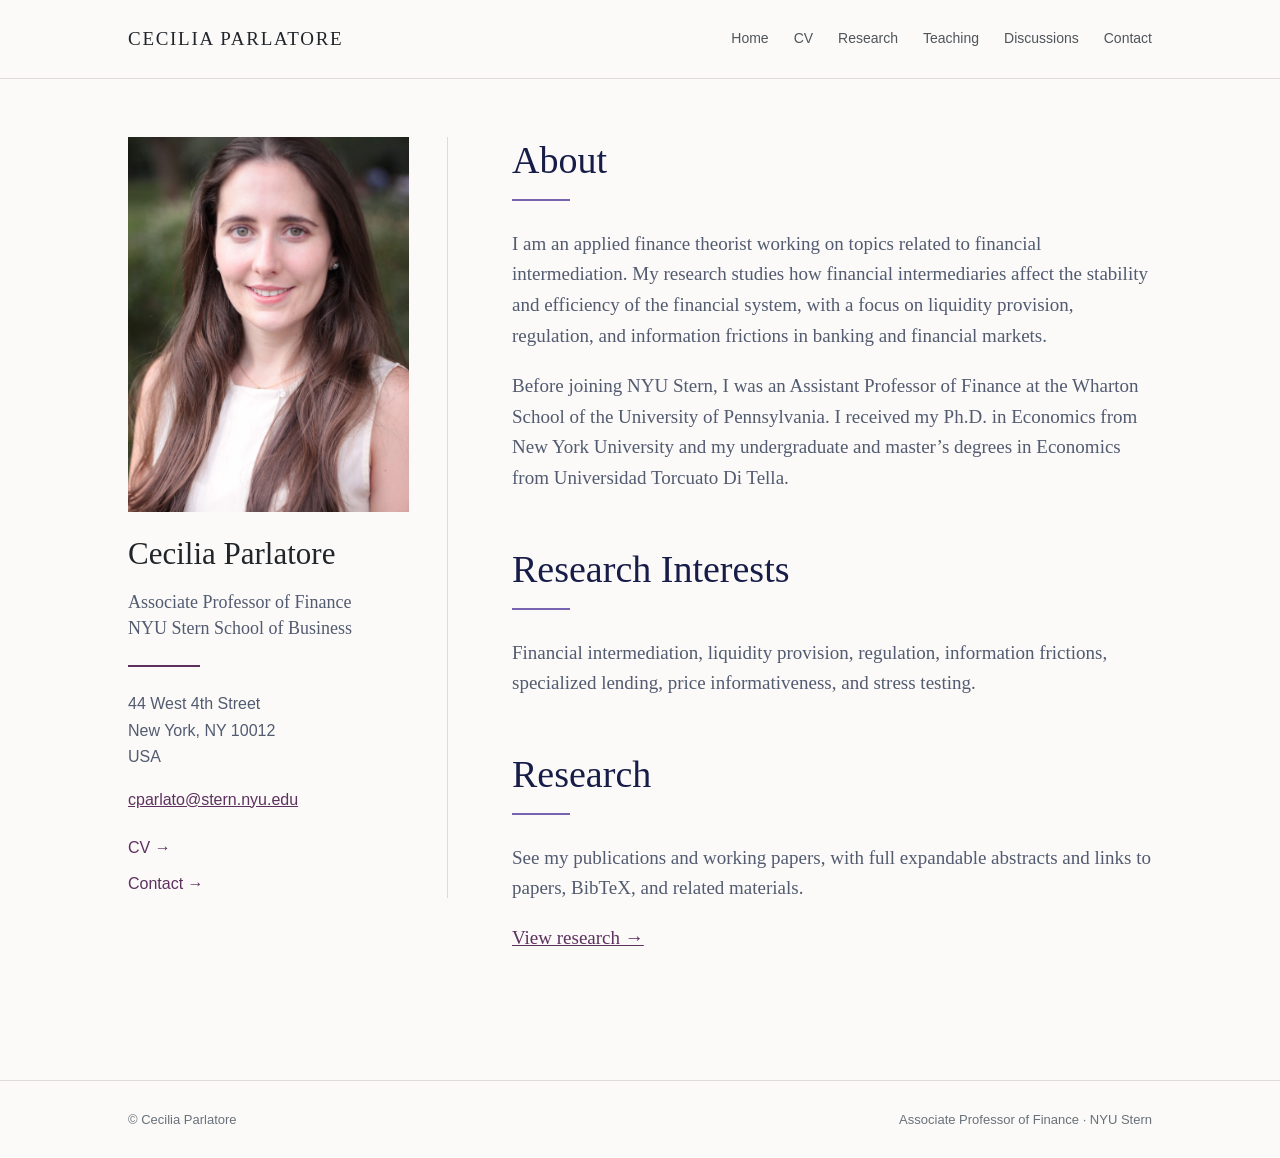
<file: index.html>
<!doctype html><html lang="en"><head><meta charset="utf-8"><meta name="viewport" content="width=device-width,initial-scale=1"><title>Home · Cecilia Parlatore</title><meta name="description" content="Cecilia Parlatore, Associate Professor of Finance at NYU Stern."><link rel="stylesheet" href="styles.css"></head><body><header class="site-header"><div class="wrap nav"><a class="brand" href="index.html">CECILIA PARLATORE</a><button class="menu" aria-label="Toggle navigation" onclick="document.body.classList.toggle('nav-open')">Menu</button><nav><a href="index.html">Home</a><a href="cv.html">CV</a><a href="research.html">Research</a><a href="teaching.html">Teaching</a><a href="discussions.html">Discussions</a><a href="contact.html">Contact</a></nav></div></header><main><section class="home-section"><div class="wrap home-layout"><aside class="home-sidebar"><img class="home-photo" src="assets/cecilia-parlatore.jpg" alt="Cecilia Parlatore"><h1>Cecilia Parlatore</h1><p class="home-title">Associate Professor of Finance<br>NYU Stern School of Business</p><div class="sidebar-rule"></div><p>44 West 4th Street<br>New York, NY 10012<br>USA</p><p><a href="mailto:cparlato@stern.nyu.edu">cparlato@stern.nyu.edu</a></p><div class="sidebar-links"><a href="cv.html">CV →</a><a href="contact.html">Contact →</a></div></aside><div class="home-main"><section><h2>About</h2><p>I am an applied finance theorist working on topics related to financial intermediation. My research studies how financial intermediaries affect the stability and efficiency of the financial system, with a focus on liquidity provision, regulation, and information frictions in banking and financial markets.</p><p>Before joining NYU Stern, I was an Assistant Professor of Finance at the Wharton School of the University of Pennsylvania. I received my Ph.D. in Economics from New York University and my undergraduate and master’s degrees in Economics from Universidad Torcuato Di Tella.</p></section><section><h2>Research Interests</h2><p>Financial intermediation, liquidity provision, regulation, information frictions, specialized lending, price informativeness, and stress testing.</p></section><section><h2>Research</h2><p>See my publications and working papers, with full expandable abstracts and links to papers, BibTeX, and related materials.</p><p><a href="research.html">View research →</a></p></section></div></div></section></main><footer><div class="wrap footer-grid"><span>© Cecilia Parlatore</span><span>Associate Professor of Finance · NYU Stern</span></div></footer><!-- Default Statcounter code for My NYU page https://ceciliaparlatore.com/ -->
<script type="text/javascript">var sc_project=13359070;var sc_invisible=1;var sc_security="db4e52e2";</script>
<script type="text/javascript" src="https://www.statcounter.com/counter/counter.js" async></script>
<noscript><div class="statcounter"><a title="free hit counter" href="https://statcounter.com/" target="_blank"><img class="statcounter" src="https://c.statcounter.com/13359070/0/db4e52e2/1/" alt="free hit counter" referrerpolicy="no-referrer-when-downgrade"></a></div></noscript>
<!-- End of Statcounter Code -->
</body></html>
</file>
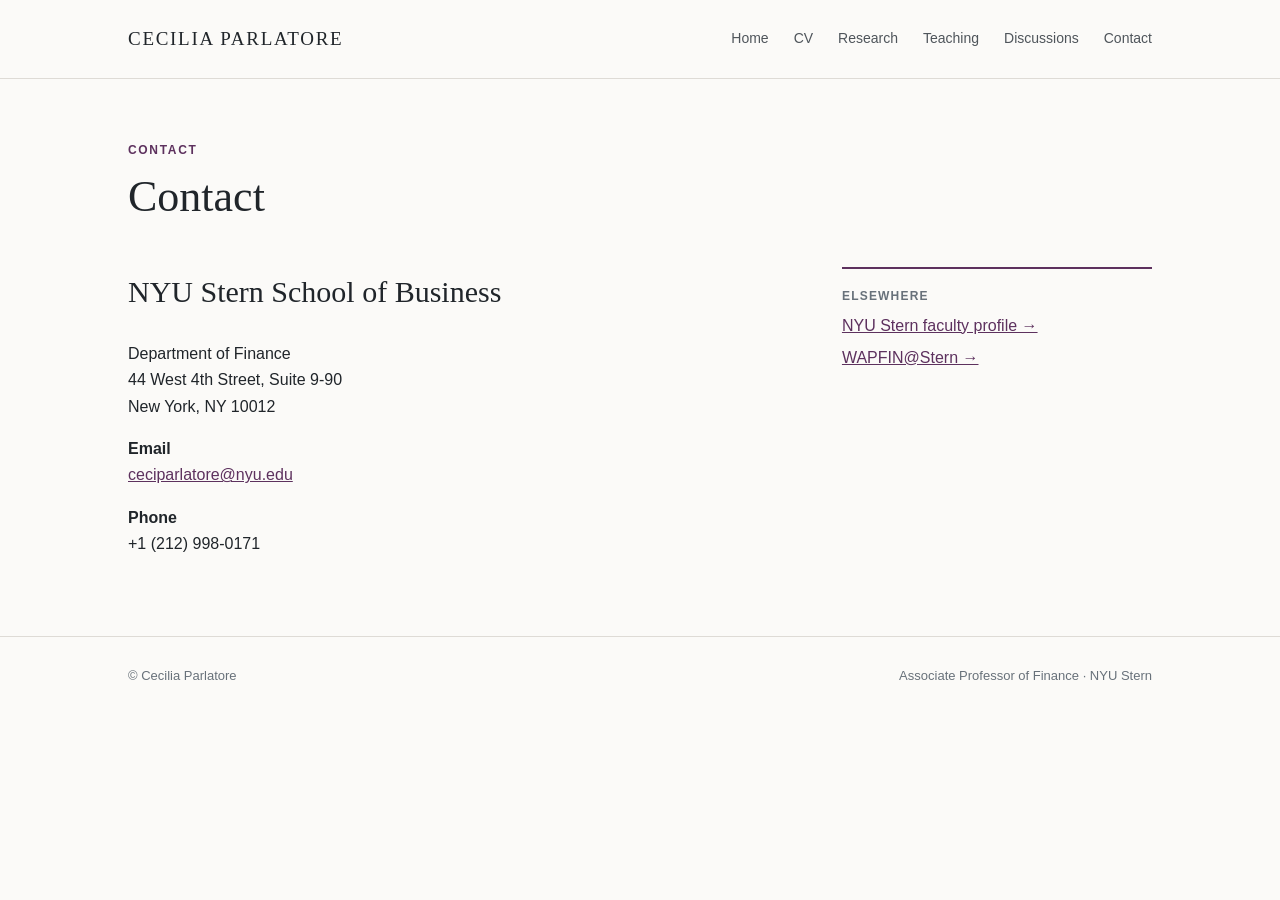
<file: contact.html>
<!doctype html><html lang="en"><head><meta charset="utf-8"><meta name="viewport" content="width=device-width,initial-scale=1"><title>Contact · Cecilia Parlatore</title><meta name="description" content="Cecilia Parlatore, Associate Professor of Finance at NYU Stern."><link rel="stylesheet" href="styles.css"></head><body><header class="site-header"><div class="wrap nav"><a class="brand" href="index.html">CECILIA PARLATORE</a><button class="menu" aria-label="Toggle navigation" onclick="document.body.classList.toggle('nav-open')">Menu</button><nav><a href="index.html">Home</a><a href="cv.html">CV</a><a href="research.html">Research</a><a href="teaching.html">Teaching</a><a href="discussions.html">Discussions</a><a href="contact.html">Contact</a></nav></div></header><main><section class="section"><div class="wrap"><div class="eyebrow">Contact</div><h1>Contact</h1><div class="two-col"><div><h2>NYU Stern School of Business</h2><p>Department of Finance<br>44 West 4th Street, Suite 9-90<br>New York, NY 10012</p><p><strong>Email</strong><br><a href="mailto:ceciparlatore@nyu.edu">ceciparlatore@nyu.edu</a></p><p><strong>Phone</strong><br>+1 (212) 998-0171</p></div><aside class="side-card"><div class="label">Elsewhere</div><p><a href="https://www.stern.nyu.edu/faculty/bio/cecilia-parlatore">NYU Stern faculty profile →</a></p><p><a href="https://wapfin-stern.weebly.com/">WAPFIN@Stern →</a></p></aside></div></div></section></main><footer><div class="wrap footer-grid"><span>© Cecilia Parlatore</span><span>Associate Professor of Finance · NYU Stern</span></div></footer><!-- Default Statcounter code for My NYU page https://ceciliaparlatore.com/ -->
<script type="text/javascript">var sc_project=13359070;var sc_invisible=1;var sc_security="db4e52e2";</script>
<script type="text/javascript" src="https://www.statcounter.com/counter/counter.js" async></script>
<noscript><div class="statcounter"><a title="free hit counter" href="https://statcounter.com/" target="_blank"><img class="statcounter" src="https://c.statcounter.com/13359070/0/db4e52e2/1/" alt="free hit counter" referrerpolicy="no-referrer-when-downgrade"></a></div></noscript>
<!-- End of Statcounter Code -->
</body></html>
</file>
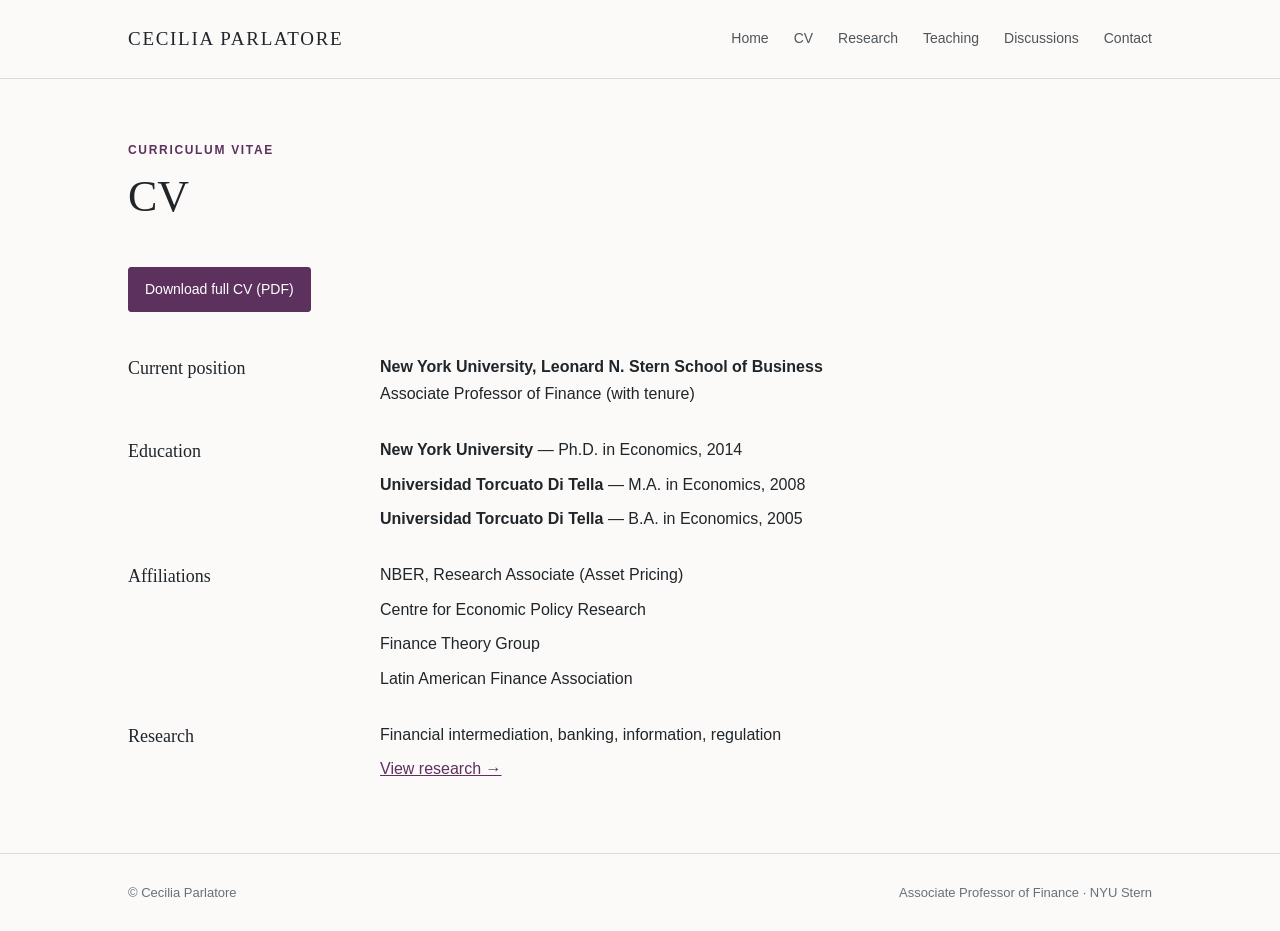
<file: cv.html>
<!doctype html><html lang="en"><head><meta charset="utf-8"><meta name="viewport" content="width=device-width,initial-scale=1"><title>CV · Cecilia Parlatore</title><meta name="description" content="Cecilia Parlatore, Associate Professor of Finance at NYU Stern."><link rel="stylesheet" href="styles.css"></head><body><header class="site-header"><div class="wrap nav"><a class="brand" href="index.html">CECILIA PARLATORE</a><button class="menu" aria-label="Toggle navigation" onclick="document.body.classList.toggle('nav-open')">Menu</button><nav><a href="index.html">Home</a><a href="cv.html">CV</a><a href="research.html">Research</a><a href="teaching.html">Teaching</a><a href="discussions.html">Discussions</a><a href="contact.html">Contact</a></nav></div></header><main><section class="section"><div class="wrap"><div class="eyebrow">Curriculum Vitae</div><h1>CV</h1><p><a class="button primary" href="https://www.stern.nyu.edu/faculty/static/cv/cv_cps272_20250924.pdf">Download full CV (PDF)</a></p><div class="cv-grid" style="margin-top:42px"><h2>Current position</h2><div><p><strong>New York University, Leonard N. Stern School of Business</strong><br>Associate Professor of Finance (with tenure)</p></div><h2>Education</h2><div><p><strong>New York University</strong> — Ph.D. in Economics, 2014</p><p><strong>Universidad Torcuato Di Tella</strong> — M.A. in Economics, 2008</p><p><strong>Universidad Torcuato Di Tella</strong> — B.A. in Economics, 2005</p></div><h2>Affiliations</h2><div><p>NBER, Research Associate (Asset Pricing)</p><p>Centre for Economic Policy Research</p><p>Finance Theory Group</p><p>Latin American Finance Association</p></div><h2>Research</h2><div><p>Financial intermediation, banking, information, regulation</p><p><a href="research.html">View research →</a></p></div></div></div></section></main><footer><div class="wrap footer-grid"><span>© Cecilia Parlatore</span><span>Associate Professor of Finance · NYU Stern</span></div></footer><!-- Default Statcounter code for My NYU page https://ceciliaparlatore.com/ -->
<script type="text/javascript">var sc_project=13359070;var sc_invisible=1;var sc_security="db4e52e2";</script>
<script type="text/javascript" src="https://www.statcounter.com/counter/counter.js" async></script>
<noscript><div class="statcounter"><a title="free hit counter" href="https://statcounter.com/" target="_blank"><img class="statcounter" src="https://c.statcounter.com/13359070/0/db4e52e2/1/" alt="free hit counter" referrerpolicy="no-referrer-when-downgrade"></a></div></noscript>
<!-- End of Statcounter Code -->
</body></html>
</file>
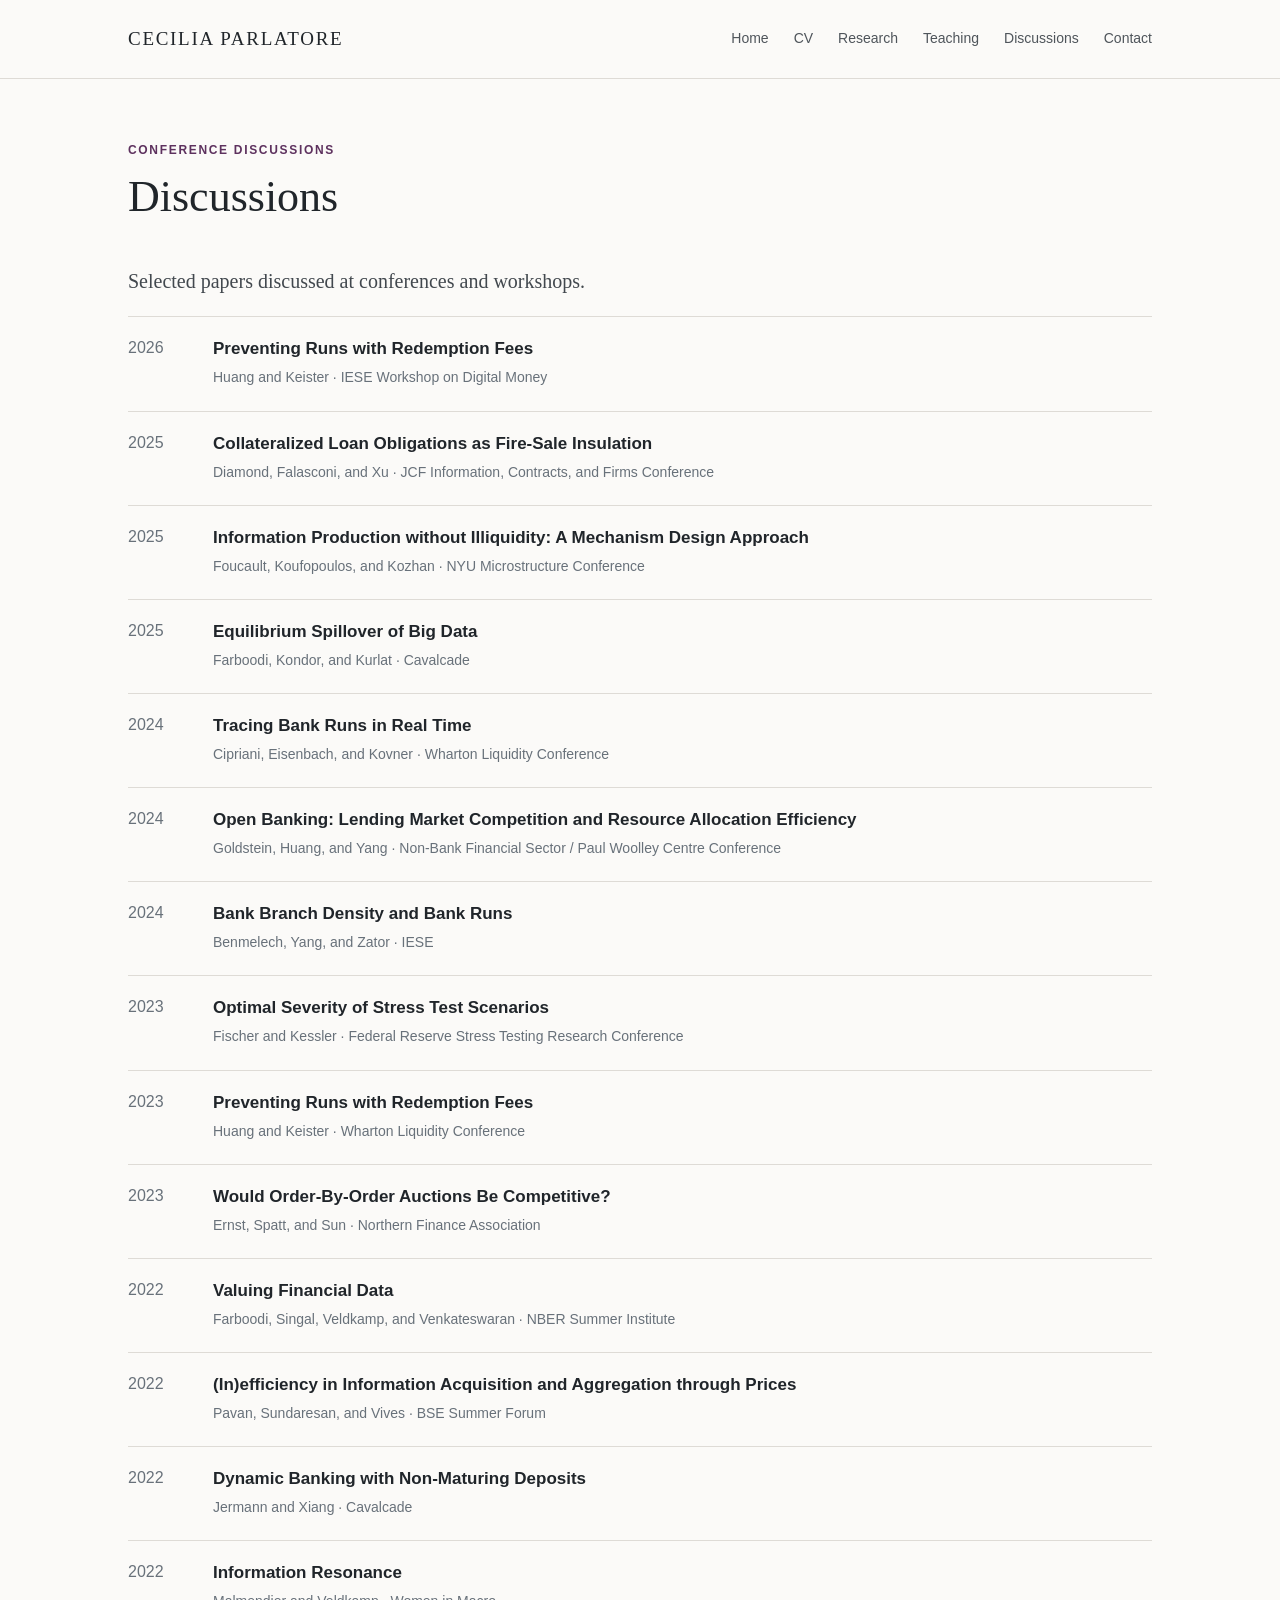
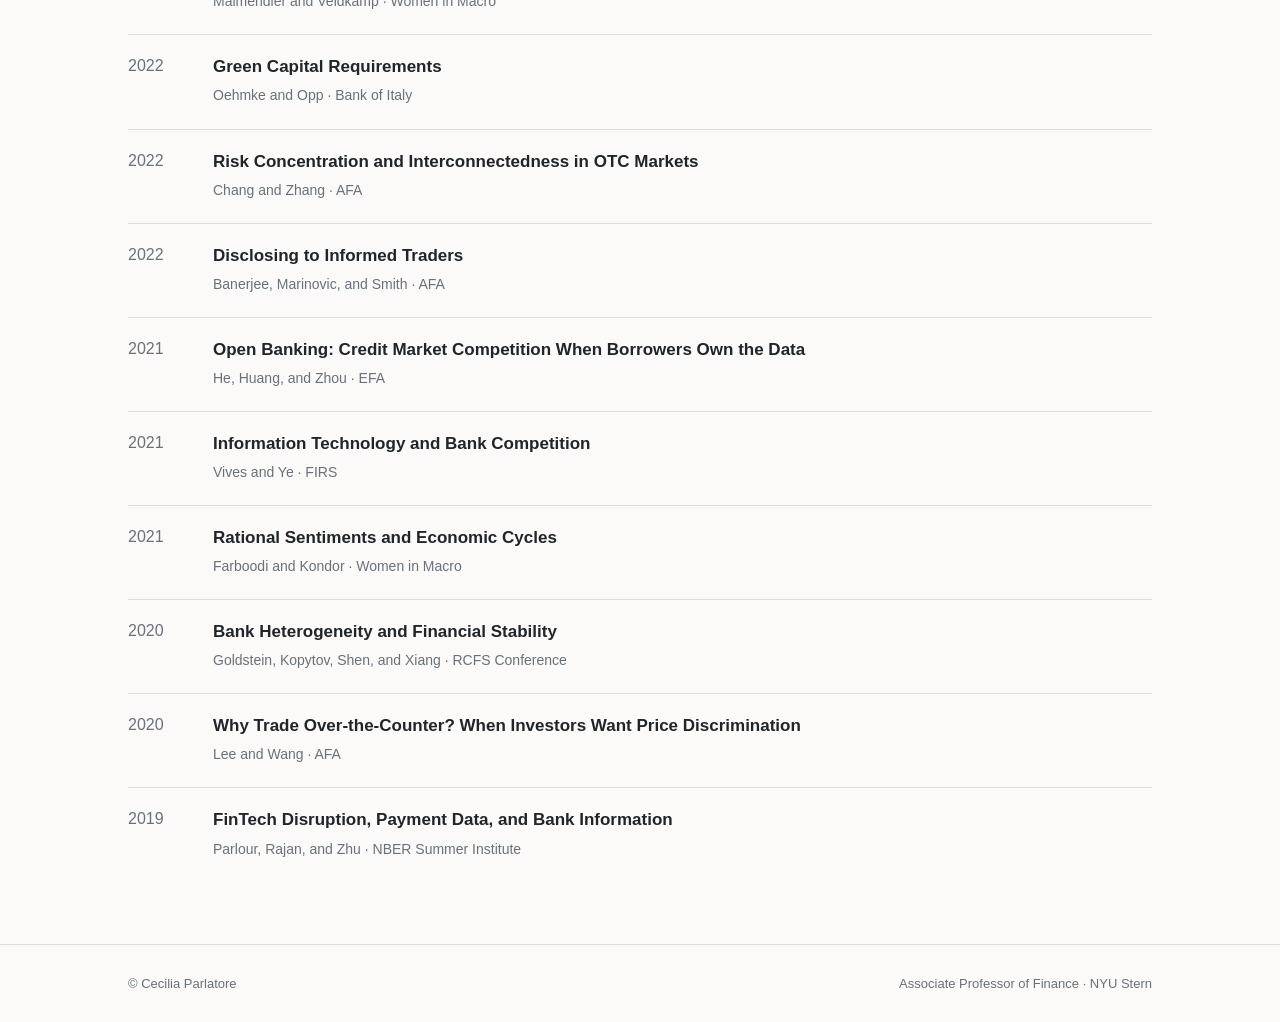
<file: discussions.html>
<!doctype html><html lang="en"><head><meta charset="utf-8"><meta name="viewport" content="width=device-width,initial-scale=1"><title>Discussions · Cecilia Parlatore</title><meta name="description" content="Cecilia Parlatore, Associate Professor of Finance at NYU Stern."><link rel="stylesheet" href="styles.css"></head><body><header class="site-header"><div class="wrap nav"><a class="brand" href="index.html">CECILIA PARLATORE</a><button class="menu" aria-label="Toggle navigation" onclick="document.body.classList.toggle('nav-open')">Menu</button><nav><a href="index.html">Home</a><a href="cv.html">CV</a><a href="research.html">Research</a><a href="teaching.html">Teaching</a><a href="discussions.html">Discussions</a><a href="contact.html">Contact</a></nav></div></header><main><section class="section"><div class="wrap"><div class="eyebrow">Conference discussions</div><h1>Discussions</h1><p class="dek" style="font-size:20px">Selected papers discussed at conferences and workshops.</p><div class="discussion"><div class="year">2026</div><div><h3>Preventing Runs with Redemption Fees</h3><p>Huang and Keister · IESE Workshop on Digital Money</p></div></div><div class="discussion"><div class="year">2025</div><div><h3>Collateralized Loan Obligations as Fire-Sale Insulation</h3><p>Diamond, Falasconi, and Xu · JCF Information, Contracts, and Firms Conference</p></div></div><div class="discussion"><div class="year">2025</div><div><h3>Information Production without Illiquidity: A Mechanism Design Approach</h3><p>Foucault, Koufopoulos, and Kozhan · NYU Microstructure Conference</p></div></div><div class="discussion"><div class="year">2025</div><div><h3>Equilibrium Spillover of Big Data</h3><p>Farboodi, Kondor, and Kurlat · Cavalcade</p></div></div><div class="discussion"><div class="year">2024</div><div><h3>Tracing Bank Runs in Real Time</h3><p>Cipriani, Eisenbach, and Kovner · Wharton Liquidity Conference</p></div></div><div class="discussion"><div class="year">2024</div><div><h3>Open Banking: Lending Market Competition and Resource Allocation Efficiency</h3><p>Goldstein, Huang, and Yang · Non-Bank Financial Sector / Paul Woolley Centre Conference</p></div></div><div class="discussion"><div class="year">2024</div><div><h3>Bank Branch Density and Bank Runs</h3><p>Benmelech, Yang, and Zator · IESE</p></div></div><div class="discussion"><div class="year">2023</div><div><h3>Optimal Severity of Stress Test Scenarios</h3><p>Fischer and Kessler · Federal Reserve Stress Testing Research Conference</p></div></div><div class="discussion"><div class="year">2023</div><div><h3>Preventing Runs with Redemption Fees</h3><p>Huang and Keister · Wharton Liquidity Conference</p></div></div><div class="discussion"><div class="year">2023</div><div><h3>Would Order-By-Order Auctions Be Competitive?</h3><p>Ernst, Spatt, and Sun · Northern Finance Association</p></div></div><div class="discussion"><div class="year">2022</div><div><h3>Valuing Financial Data</h3><p>Farboodi, Singal, Veldkamp, and Venkateswaran · NBER Summer Institute</p></div></div><div class="discussion"><div class="year">2022</div><div><h3>(In)efficiency in Information Acquisition and Aggregation through Prices</h3><p>Pavan, Sundaresan, and Vives · BSE Summer Forum</p></div></div><div class="discussion"><div class="year">2022</div><div><h3>Dynamic Banking with Non-Maturing Deposits</h3><p>Jermann and Xiang · Cavalcade</p></div></div><div class="discussion"><div class="year">2022</div><div><h3>Information Resonance</h3><p>Malmendier and Veldkamp · Women in Macro</p></div></div><div class="discussion"><div class="year">2022</div><div><h3>Green Capital Requirements</h3><p>Oehmke and Opp · Bank of Italy</p></div></div><div class="discussion"><div class="year">2022</div><div><h3>Risk Concentration and Interconnectedness in OTC Markets</h3><p>Chang and Zhang · AFA</p></div></div><div class="discussion"><div class="year">2022</div><div><h3>Disclosing to Informed Traders</h3><p>Banerjee, Marinovic, and Smith · AFA</p></div></div><div class="discussion"><div class="year">2021</div><div><h3>Open Banking: Credit Market Competition When Borrowers Own the Data</h3><p>He, Huang, and Zhou · EFA</p></div></div><div class="discussion"><div class="year">2021</div><div><h3>Information Technology and Bank Competition</h3><p>Vives and Ye · FIRS</p></div></div><div class="discussion"><div class="year">2021</div><div><h3>Rational Sentiments and Economic Cycles</h3><p>Farboodi and Kondor · Women in Macro</p></div></div><div class="discussion"><div class="year">2020</div><div><h3>Bank Heterogeneity and Financial Stability</h3><p>Goldstein, Kopytov, Shen, and Xiang · RCFS Conference</p></div></div><div class="discussion"><div class="year">2020</div><div><h3>Why Trade Over-the-Counter? When Investors Want Price Discrimination</h3><p>Lee and Wang · AFA</p></div></div><div class="discussion"><div class="year">2019</div><div><h3>FinTech Disruption, Payment Data, and Bank Information</h3><p>Parlour, Rajan, and Zhu · NBER Summer Institute</p></div></div></div></section></main><footer><div class="wrap footer-grid"><span>© Cecilia Parlatore</span><span>Associate Professor of Finance · NYU Stern</span></div></footer><!-- Default Statcounter code for My NYU page https://ceciliaparlatore.com/ -->
<script type="text/javascript">var sc_project=13359070;var sc_invisible=1;var sc_security="db4e52e2";</script>
<script type="text/javascript" src="https://www.statcounter.com/counter/counter.js" async></script>
<noscript><div class="statcounter"><a title="free hit counter" href="https://statcounter.com/" target="_blank"><img class="statcounter" src="https://c.statcounter.com/13359070/0/db4e52e2/1/" alt="free hit counter" referrerpolicy="no-referrer-when-downgrade"></a></div></noscript>
<!-- End of Statcounter Code -->
</body></html>
</file>
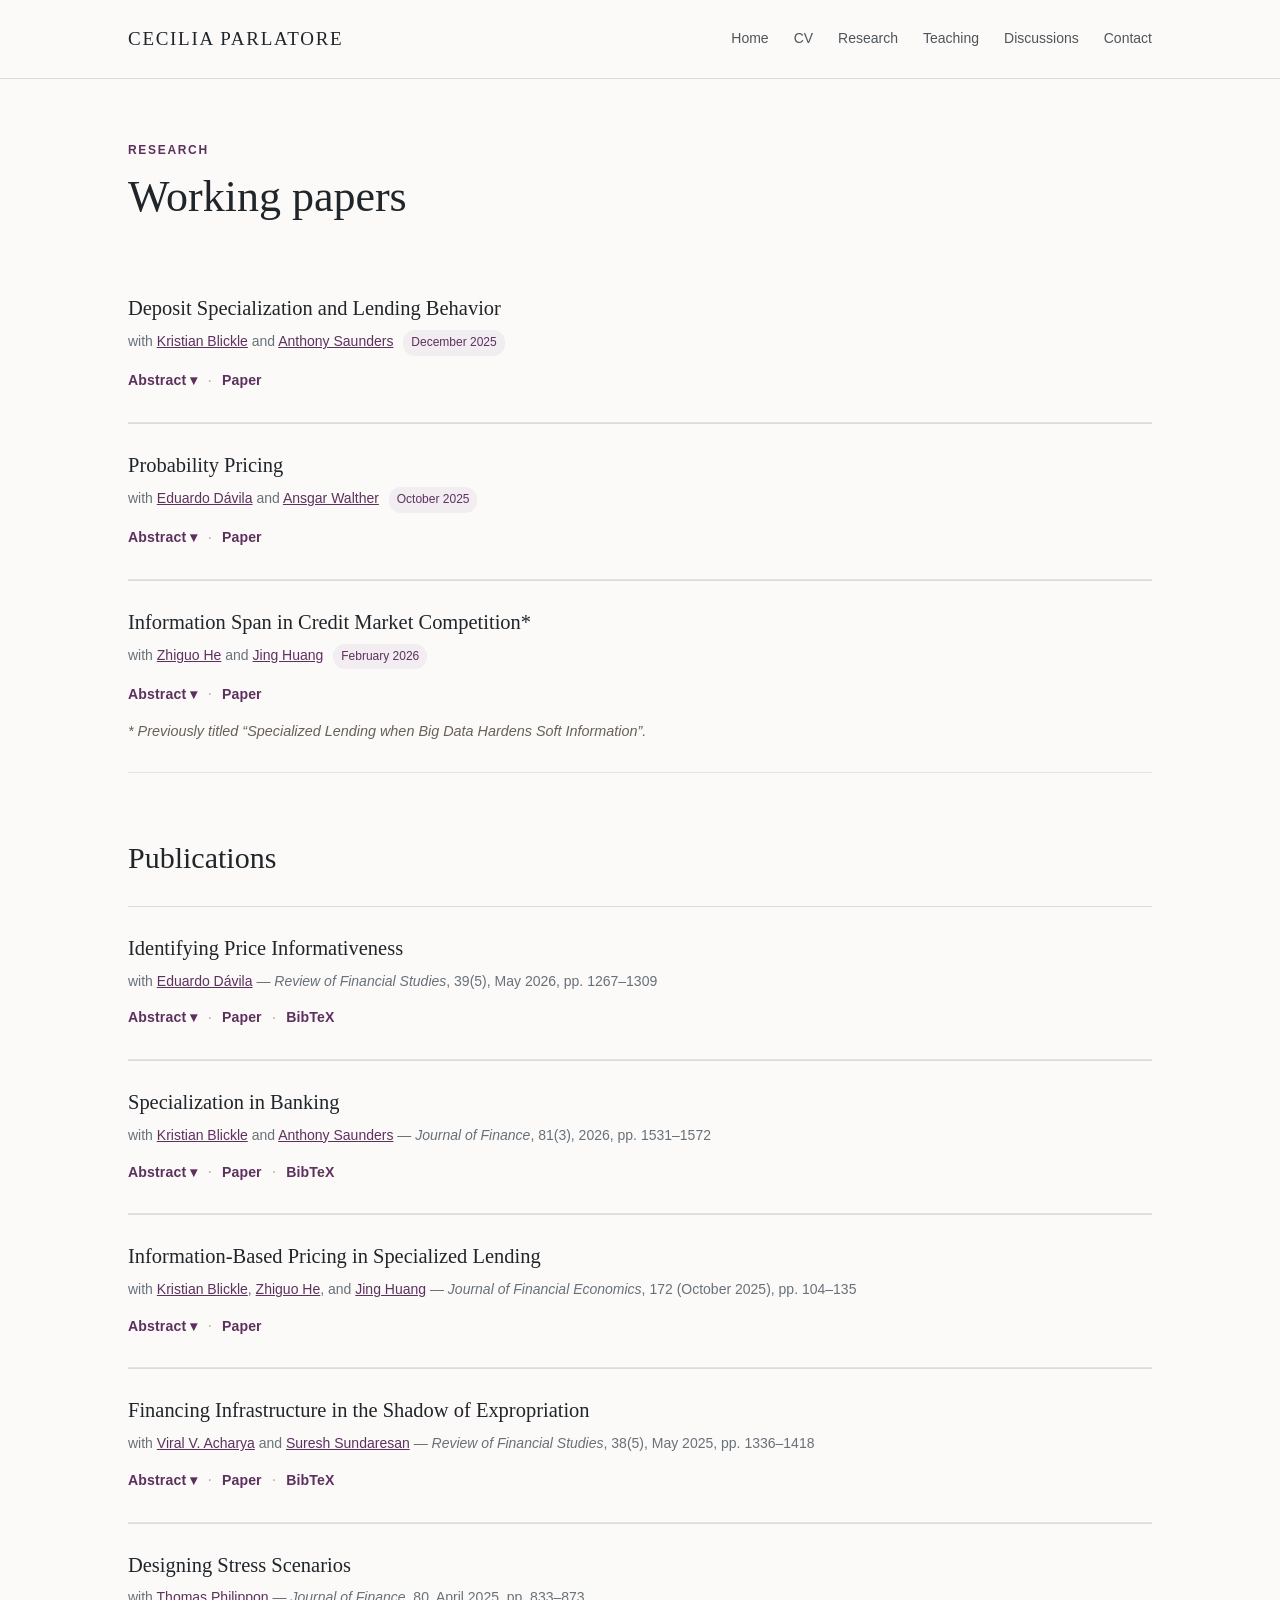
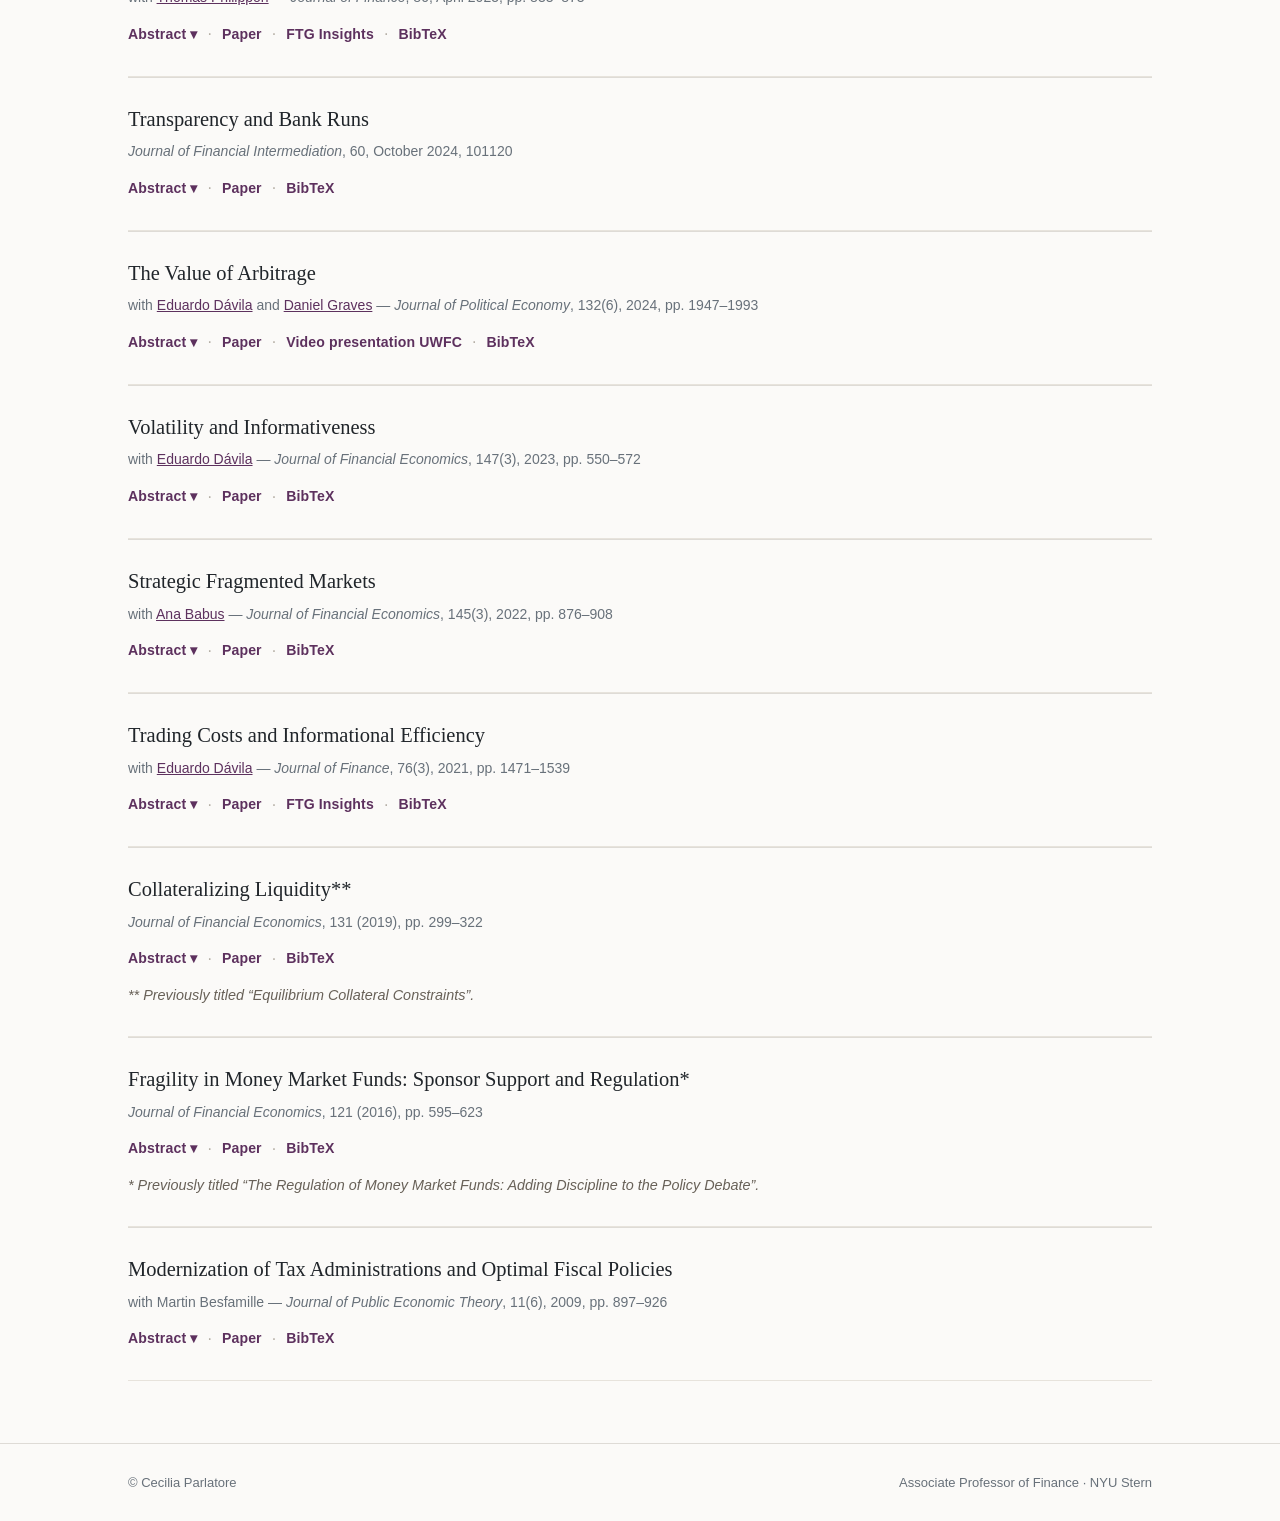
<file: research.html>
<!doctype html><html lang="en"><head><meta charset="utf-8"><meta name="viewport" content="width=device-width,initial-scale=1"><title>Research · Cecilia Parlatore</title><meta name="description" content="Research by Cecilia Parlatore on financial intermediation, banking, information, and regulation."><link rel="stylesheet" href="styles.css"></head><body><header class="site-header"><div class="wrap nav"><a class="brand" href="index.html">CECILIA PARLATORE</a><button class="menu" aria-label="Toggle navigation" onclick="document.body.classList.toggle('nav-open')">Menu</button><nav><a href="index.html">Home</a><a href="cv.html">CV</a><a href="research.html">Research</a><a href="teaching.html">Teaching</a><a href="discussions.html">Discussions</a><a href="contact.html">Contact</a></nav></div></header><main><section class="section"><div class="wrap"><div class="eyebrow">Research</div><h1>Working papers</h1>

<article class="paper"><h3><a class="paper-title" target="_blank" href="https://www.newyorkfed.org/research/staff_reports/sr1175">Deposit Specialization and Lending Behavior</a></h3><div class="meta">with <a href="https://sites.google.com/site/kristiansblickle/">Kristian Blickle</a> and <a href="https://people.stern.nyu.edu/asaunder/">Anthony Saunders</a> <span class="tag">December 2025</span></div><div class="paper-links"><button class="abstract-toggle" aria-expanded="false">Abstract ▾</button><span class="sep">·</span><a target="_blank" href="https://www.newyorkfed.org/research/staff_reports/sr1175">Paper</a></div><div class="abstract" hidden>We examine how banks’ depositor composition shapes lending behavior, using granular supervisory data on deposits, loans, and securities for the largest U.S. banks. Classifying banks by depositor specialization, we find persistent differences in funding that translate to differences in asset allocations. Retail-depositor oriented banks hold longer-maturity loans and conduct more real estate lending, while corporate- and NBFI-oriented banks, whose funding is more volatile, hold shorter loans and liquid securities. Loan-level analyses show that stable funding is associated with lower rates, longer maturities, and larger loans. Growth in deposits is allocated differently depending on the depositor specialization of the bank, something we can explore using exogenous deposit growth during COVID.</div></article>

<article class="paper"><h3><a class="paper-title" target="_blank" href="papers/davila-parlatore-walther-probability-pricing.pdf">Probability Pricing</a></h3><div class="meta">with <a href="https://www.eduardodavila.com/">Eduardo Dávila</a> and <a href="https://ansgarwalther.weebly.com/">Ansgar Walther</a> <span class="tag">October 2025</span></div><div class="paper-links"><button class="abstract-toggle" aria-expanded="false">Abstract ▾</button><span class="sep">·</span><a target="_blank" href="papers/davila-parlatore-walther-probability-pricing.pdf">Paper</a></div><div class="abstract" hidden>This paper develops probability pricing, extending cash flow pricing to quantify the willingness-to-pay for changes in probabilities. We show that the value of any marginal change in probabilities can be expressed as a standard asset-pricing formula with hypothetical cash flows derived from changes in the survival function. This equivalence between probability and cash flow valuation allows us to construct hedging strategies and systematically decompose individual and aggregate willingness-to-pay. Four applications examine the valuation of changes in the distribution of aggregate consumption, the efficiency effects of varying performance precision in principal-agent problems, and the welfare implications of public and private information.</div></article>

<article class="paper"><h3><a class="paper-title" target="_blank" href="papers/he-huang-parlatore-information-span.pdf">Information Span in Credit Market Competition*</a></h3><div class="meta">with <a href="https://zhiguohe.net/">Zhiguo He</a> and <a href="https://sites.google.com/site/jinghuangfinance/">Jing Huang</a> <span class="tag">February 2026</span></div><div class="paper-links"><button class="abstract-toggle" aria-expanded="false">Abstract ▾</button><span class="sep">·</span><a target="_blank" href="papers/he-huang-parlatore-information-span.pdf">Paper</a></div><div class="abstract" hidden>Recent technological change in lending converts previously subjective assessments into structured, easily accessible data. We study this transformation in a credit market competition model that distinguishes between information span (breadth) and signal precision (quality). Borrower quality depends on multidimensional fundamentals, assessed through hard or soft signals. Two banks observe private hard signals, but only the specialized bank receives a soft signal. Expanding the span of hard information allows the non-specialized bank to evaluate characteristics previously only available to the specialist, and reducing its winner’s curse. By contrast, greater precision of hard signals strengthens the specialized bank’s informational advantage.</div><div class="paper-note">* Previously titled “Specialized Lending when Big Data Hardens Soft Information”.</div></article>

<h2 style="margin-top:60px">Publications</h2>

<article class="paper"><h3><a class="paper-title" target="_blank" href="papers/davila-parlatore-identifying-price-informativeness.pdf">Identifying Price Informativeness</a></h3><div class="meta">with <a href="https://www.eduardodavila.com/">Eduardo Dávila</a> — <em>Review of Financial Studies</em>, 39(5), May 2026, pp. 1267–1309</div><div class="paper-links"><button class="abstract-toggle">Abstract ▾</button><span class="sep">·</span><a target="_blank" href="papers/davila-parlatore-identifying-price-informativeness.pdf">Paper</a><span class="sep">·</span><a href="bibtex/davila_parlatore_identifying_rfs.txt">BibTeX</a></div><div class="abstract" hidden>This paper shows how to identify and estimate price informativeness, a necessary step to test theories of information aggregation. Starting from a pricing equation and a stochastic process for payoffs, we show how to recover relative price informativeness from regressions of asset price changes on changes in payoffs. Applying our identification results, we estimate a panel of stock-specific measures of informativeness for U.S. stocks. In the cross-section, large stocks with high turnover, idiosyncratic volatility, institutional-ownership, and analyst-coverage have higher informativeness. In the time-series, the median, mean, and standard deviation of the distribution of informativeness have steadily increased since the mid-1980s.</div></article>

<article class="paper"><h3><a class="paper-title" target="_blank" href="papers/blickle-parlatore-saunders-specialization-in-banking.pdf">Specialization in Banking</a></h3><div class="meta">with <a href="https://sites.google.com/site/kristiansblickle/">Kristian Blickle</a> and <a href="https://people.stern.nyu.edu/asaunder/">Anthony Saunders</a> — <em>Journal of Finance</em>, 81(3), 2026, pp. 1531–1572</div><div class="paper-links"><button class="abstract-toggle">Abstract ▾</button><span class="sep">·</span><a target="_blank" href="papers/blickle-parlatore-saunders-specialization-in-banking.pdf">Paper</a><span class="sep">·</span><a href="bibtex/blickle_parlatore_sauders_sspecialization_jf.txt">BibTeX</a></div><div class="abstract" hidden>Using detailed supervisory data on the loan portfolios of large US banks, we document that these banks “specialize” by concentrating their lending disproportionately into a few industries. This specialization improves a bank's industry-specific knowledge, reflected in a reduced risk of loan defaults, lower aggregate charge-offs, and higher propensity to lend to opaque firms in the preferred industry. Banks attract high-quality borrowers by offering generous loan terms in their specialized industry, especially to borrowers with alternative options. Banks focus on their preferred industry in times of instability and relatively lower tier 1 capital as well as after sudden surges in deposits.</div></article>

<article class="paper"><h3><a class="paper-title" target="_blank" href="papers/blickle-he-huang-parlatore-information-based-pricing.pdf">Information-Based Pricing in Specialized Lending</a></h3><div class="meta">with <a href="https://sites.google.com/site/kristiansblickle/">Kristian Blickle</a>, <a href="https://zhiguohe.net/">Zhiguo He</a>, and <a href="https://sites.google.com/site/jinghuangfinance/">Jing Huang</a> — <em>Journal of Financial Economics</em>, 172 (October 2025), pp. 104–135</div><div class="paper-links"><button class="abstract-toggle">Abstract ▾</button><span class="sep">·</span><a target="_blank" href="papers/blickle-he-huang-parlatore-information-based-pricing.pdf">Paper</a></div><div class="abstract" hidden>We study how competition between asymmetrically informed banks, one specialized and one non-specialized, affects loan prices. Both banks possess “general” signals regarding the borrower’s quality, which they use to screen loans. The specialized bank also has access to a “specialized” signal on which it bases its loan pricing. This private-information-based pricing makes the specialized bank bid more aggressively, mitigating the informational rent effect that gives it monopolistic power. Our findings explain why loans from specialized lenders feature lower interest rates and better ex-post performance. Supporting empirical evidence emphasizes the role of specialized information in shaping credit market outcomes.</div></article>

<article class="paper"><h3><a class="paper-title" target="_blank" href="papers/acharya-parlatore-sundaresan-infrastructure.pdf">Financing Infrastructure in the Shadow of Expropriation</a></h3><div class="meta">with <a href="https://pages.stern.nyu.edu/~sternfin/vacharya/public_html/">Viral V. Acharya</a> and <a href="https://www0.gsb.columbia.edu/faculty/ssundaresan/">Suresh Sundaresan</a> — <em>Review of Financial Studies</em>, 38(5), May 2025, pp. 1336–1418</div><div class="paper-links"><button class="abstract-toggle">Abstract ▾</button><span class="sep">·</span><a target="_blank" href="papers/acharya-parlatore-sundaresan-infrastructure.pdf">Paper</a><span class="sep">·</span><a href="bibtex/acharya_parlatore_sundaresan_infrastructure.txt">BibTeX</a></div><div class="abstract" hidden>We examine the optimal financing of infrastructure when governments can expropriate rents from private sector firms that manage infrastructure. While private firms need incentives to implement projects well, governments need incentives to limit expropriation. This double moral hazard limits the willingness of outside investors to fund infrastructure projects. Optimal financing contracts involve government guarantees to investors against project failure to incentivize the government to agree not to expropriate which improves private sector incentives and project quality. The contract also reflects several other features prevalent in infrastructure financing in practice such as government co-investment, tax subsidies, and development rights.</div></article>

<article class="paper"><h3><a class="paper-title" target="_blank" href="papers/parlatore-philippon-designing-stress-scenarios.pdf">Designing Stress Scenarios</a></h3><div class="meta">with <a href="https://pages.stern.nyu.edu/~tphilipp/">Thomas Philippon</a> — <em>Journal of Finance</em>, 80, April 2025, pp. 833–873</div><div class="paper-links"><button class="abstract-toggle">Abstract ▾</button><span class="sep">·</span><a target="_blank" href="papers/parlatore-philippon-designing-stress-scenarios.pdf">Paper</a><span class="sep">·</span><a target="_blank" href="https://www.financetheory.org/insights/issue-9/post/are-stress-tests-actually-useful">FTG Insights</a><span class="sep">·</span><a href="bibtex/parlatore_philippon_stress_tests.bib">BibTeX</a></div><div class="abstract" hidden>We study the optimal design of stress scenarios. A principal manages the unknown risk exposures of agents by asking them to report losses under hypothetical scenarios before taking remedial actions. We apply a Kalman filter to solve the learning problem and we relate the optimal design to the risk environment, the principal’s preferences and available interventions. Applied to banking stress tests, optimal capital requirements cover losses under an adverse scenario while targeted interventions depend on covariances among residual exposures and systematic risks. Our calibration reveals that information is particularly valuable for targeted interventions as opposed to broad capital requirements.</div></article>

<article class="paper"><h3><a class="paper-title" target="_blank" href="papers/parlatore-transparency-bank-runs.pdf">Transparency and Bank Runs</a></h3><div class="meta"><em>Journal of Financial Intermediation</em>, 60, October 2024, 101120</div><div class="paper-links"><button class="abstract-toggle">Abstract ▾</button><span class="sep">·</span><a target="_blank" href="papers/parlatore-transparency-bank-runs.pdf">Paper</a><span class="sep">·</span><a href="bibtex/parlatore_transparency_jfi_2024.bib">BibTeX</a></div><div class="abstract" hidden>In a banking model with imperfect information, I find that more precise information increases the economy's vulnerability to bank runs. For low transparency levels, depositors cannot distinguish bad from good states based on their private signals and, absent liquidity shocks, have no incentives to withdraw early. As transparency increases, and private signals become more informative, depositors' incentives to withdraw strengthen and run-proof contracts become costlier in risk-sharing terms: the bank must offer less to early withdrawers to prevent runs. When transparency is high enough, the bank would rather forgo return and hold excess liquidity than choose a run-proof deposit contract.</div></article>

<article class="paper"><h3><a class="paper-title" target="_blank" href="papers/davila-graves-parlatore-value-of-arbitrage.pdf">The Value of Arbitrage</a></h3><div class="meta">with <a href="https://www.eduardodavila.com/">Eduardo Dávila</a> and <a href="https://sites.google.com/view/danielgraves/">Daniel Graves</a> — <em>Journal of Political Economy</em>, 132(6), 2024, pp. 1947–1993</div><div class="paper-links"><button class="abstract-toggle">Abstract ▾</button><span class="sep">·</span><a target="_blank" href="papers/davila-graves-parlatore-value-of-arbitrage.pdf">Paper</a><span class="sep">·</span><a target="_blank" href="https://www.youtube.com/">Video presentation UWFC</a><span class="sep">·</span><a href="bibtex/davila_graves_parlatore_jpe2024.bib">BibTeX</a></div><div class="abstract" hidden>This paper studies the social value of closing price differentials in financial markets. We show that arbitrage gaps exactly correspond to the marginal social value of executing an arbitrage trade. Moreover, arbitrage gaps and price impact measures are sufficient to compute the total social value from closing an arbitrage gap, which may emerge for different reasons, including non-pecuniary benefits of holding particular assets. Theoretically, we show that, for a given arbitrage gap, the total social value of arbitrage is higher in more liquid markets. We compute the welfare gains from closing arbitrage gaps for covered interest parity violations.</div></article>

<article class="paper"><h3><a class="paper-title" target="_blank" href="papers/davila-parlatore-volatility-informativeness.pdf">Volatility and Informativeness</a></h3><div class="meta">with <a href="https://www.eduardodavila.com/">Eduardo Dávila</a> — <em>Journal of Financial Economics</em>, 147(3), 2023, pp. 550–572</div><div class="paper-links"><button class="abstract-toggle">Abstract ▾</button><span class="sep">·</span><a target="_blank" href="papers/davila-parlatore-volatility-informativeness.pdf">Paper</a><span class="sep">·</span><a href="bibtex/davilaparlatorevolatility.bib">BibTeX</a></div><div class="abstract" hidden>This paper studies the relation between volatility and informativeness in financial markets. We identify two channels (noise-reduction and equilibrium-learning) that determine the volatility-informativeness relation. When informativeness is sufficiently high (low), volatility and informativeness positively (negatively) comove in equilibrium. We identify conditions on primitives that guarantee that volatility and informativeness comove positively or negatively. We introduce the comovement score, a statistic that measures the distance of a given asset to the positive/negative comovement regions. Empirically, comovement scores i) have trended downwards over the last decades, ii) are positively related to value and idiosyncratic volatility and negatively to size and institutional ownership.</div></article>

<article class="paper"><h3><a class="paper-title" target="_blank" href="papers/babus-parlatore-strategic-fragmented-markets.pdf">Strategic Fragmented Markets</a></h3><div class="meta">with <a href="https://www.anababus.net/">Ana Babus</a> — <em>Journal of Financial Economics</em>, 145(3), 2022, pp. 876–908</div><div class="paper-links"><button class="abstract-toggle">Abstract ▾</button><span class="sep">·</span><a target="_blank" href="papers/babus-parlatore-strategic-fragmented-markets.pdf">Paper</a><span class="sep">·</span><a href="bibtex/babus_parlatore_sfm.txt">BibTeX</a></div><div class="abstract" hidden>We study the determinants of asset market fragmentation in a model with strategic investors that disagree about the value of an asset. Investors choices determine the market structure. Fragmented markets are supported in equilibrium when disagreement between investors is low. In this case, investors take the same side of the market and are willing to trade in smaller markets with a higher price impact to face less competition when trading against a dealer. The maximum degree of market fragmentation increases as investors' priors are more correlated. Dealers can benefit from fragmentation, but investors are always better off in centralized markets.</div></article>

<article class="paper"><h3><a class="paper-title" target="_blank" href="papers/davila-parlatore-trading-costs-informational-efficiency.pdf">Trading Costs and Informational Efficiency</a></h3><div class="meta">with <a href="https://www.eduardodavila.com/">Eduardo Dávila</a> — <em>Journal of Finance</em>, 76(3), 2021, pp. 1471–1539</div><div class="paper-links"><button class="abstract-toggle">Abstract ▾</button><span class="sep">·</span><a target="_blank" href="papers/davila-parlatore-trading-costs-informational-efficiency.pdf">Paper</a><span class="sep">·</span><a target="_blank" href="https://www.financetheory.org/insights/issue-4-september-2023/post/trading-costs-and-informational-efficiency">FTG Insights</a><span class="sep">·</span><a href="bibtex/davila_parlatore_trading_costs.txt">BibTeX</a></div><div class="abstract" hidden>We study the effect of trading costs on information aggregation and acquisition in financial markets. For a given precision of investors' private information, an irrelevance result emerges when investors are ex-ante identical: price informativeness is independent of the level of trading costs. When investors are ex-ante heterogeneous, a change in trading costs can increase or decrease price informativeness, depending on the source of heterogeneity. Our results are valid under quadratic, linear, and fixed costs. Through a reduction in information acquisition, trading costs reduce price informativeness. We discuss how our results inform the policy debate on financial transaction taxes/Tobin taxes.</div></article>

<article class="paper"><h3><a class="paper-title" target="_blank" href="papers/parlatore-collateralizing-liquidity.pdf">Collateralizing Liquidity**</a></h3><div class="meta"><em>Journal of Financial Economics</em>, 131 (2019), pp. 299–322</div><div class="paper-links"><button class="abstract-toggle">Abstract ▾</button><span class="sep">·</span><a target="_blank" href="papers/parlatore-collateralizing-liquidity.pdf">Paper</a><span class="sep">·</span><a href="bibtex/parlatore_collateral.txt">BibTeX</a></div><div class="abstract" hidden>I develop a dynamic model of optimal funding to understand why financial assets are used as collateral instead of being sold to raise funds. Firms need funds to invest in risky projects with non-observable returns. Since holding these assets allows firms to raise these funds, investing firms value the asset more than non-investing ones. When assets are less than perfectly liquid and investment opportunities are persistent, collateralized debt minimizes asset transfers from investing to non-investing firms and, thus, is optimal. Frictions in asset markets lead to an illiquidity discount and a collateral premium, which increase with the asset's illiquidity.</div><div class="paper-note">** Previously titled “Equilibrium Collateral Constraints”.</div></article>

<article class="paper"><h3><a class="paper-title" target="_blank" href="https://www.sciencedirect.com/search?qs=Fragility%20in%20Money%20Market%20Funds%20Sponsor%20Support%20and%20Regulation">Fragility in Money Market Funds: Sponsor Support and Regulation*</a></h3><div class="meta"><em>Journal of Financial Economics</em>, 121 (2016), pp. 595–623</div><div class="paper-links"><button class="abstract-toggle">Abstract ▾</button><span class="sep">·</span><a target="_blank" href="https://www.sciencedirect.com/search?qs=Fragility%20in%20Money%20Market%20Funds%20Sponsor%20Support%20and%20Regulation">Paper</a><span class="sep">·</span><a href="bibtex/parlatore_mmf.txt">BibTeX</a></div><div class="abstract" hidden>Money Market Funds (MMFs), which are crucial to short-term funding markets, rely on voluntary support of fund sponsors to maintain stable share values. I develop a general equilibrium model of MMFs to study how sponsor support affects the industry’s fragility and regulation. Adverse asset-quality shocks lead MMFs to liquidate assets. When liquidity in asset markets is limited, asset prices are lower if more funds liquidate. Lower asset prices, in turn, make sponsor support costlier and even more liquidations occur. This feedback leads to complementarities in sponsors’ support decisions. Based on the model’s insights, I derive implications for the regulation of MMFs.</div><div class="paper-note">* Previously titled “The Regulation of Money Market Funds: Adding Discipline to the Policy Debate”.</div></article>

<article class="paper"><h3><a class="paper-title" target="_blank" href="https://ideas.repec.org/a/bla/jpbect/v11y2009i6p897-926.html">Modernization of Tax Administrations and Optimal Fiscal Policies</a></h3><div class="meta">with Martin Besfamille — <em>Journal of Public Economic Theory</em>, 11(6), 2009, pp. 897–926</div><div class="paper-links"><button class="abstract-toggle">Abstract ▾</button><span class="sep">·</span><a target="_blank" href="https://ideas.repec.org/a/bla/jpbect/v11y2009i6p897-926.html">Paper</a><span class="sep">·</span><a href="bibtex/besfamille_parlatore_2009.txt">BibTeX</a></div><div class="abstract" hidden>Since Sandmo (1981), many articles have analyzed optimal fiscal policies in economies with tax evasion. All share a feature: they assume that the cost of enforcing the tax law is exogenous. However, governments often invest resources to reduce these enforcement costs. In a very simple model, we incorporate such investments in the analysis of an optimal fiscal policy. We characterize their optimal level and we show numerically how they interact with the other dimensions of the optimal fiscal policy. Finally, we highlight the differences between our results and those obtained in a model without investment in the tax administration.</div></article>

</div></section></main><footer><div class="wrap footer-grid"><span>© Cecilia Parlatore</span><span>Associate Professor of Finance · NYU Stern</span></div></footer><script>document.querySelectorAll('.abstract-toggle').forEach(function(b){b.addEventListener('click',function(){var a=b.closest('.paper').querySelector('.abstract');var open=!a.hasAttribute('hidden');if(open){a.setAttribute('hidden','');b.textContent='Abstract ▾';b.setAttribute('aria-expanded','false')}else{a.removeAttribute('hidden');b.textContent='Abstract ▴';b.setAttribute('aria-expanded','true')}})});</script><!-- Default Statcounter code for My NYU page https://ceciliaparlatore.com/ -->
<script type="text/javascript">var sc_project=13359070;var sc_invisible=1;var sc_security="db4e52e2";</script>
<script type="text/javascript" src="https://www.statcounter.com/counter/counter.js" async></script>
<noscript><div class="statcounter"><a title="free hit counter" href="https://statcounter.com/" target="_blank"><img class="statcounter" src="https://c.statcounter.com/13359070/0/db4e52e2/1/" alt="free hit counter" referrerpolicy="no-referrer-when-downgrade"></a></div></noscript>
<!-- End of Statcounter Code -->
</body></html>
</file>
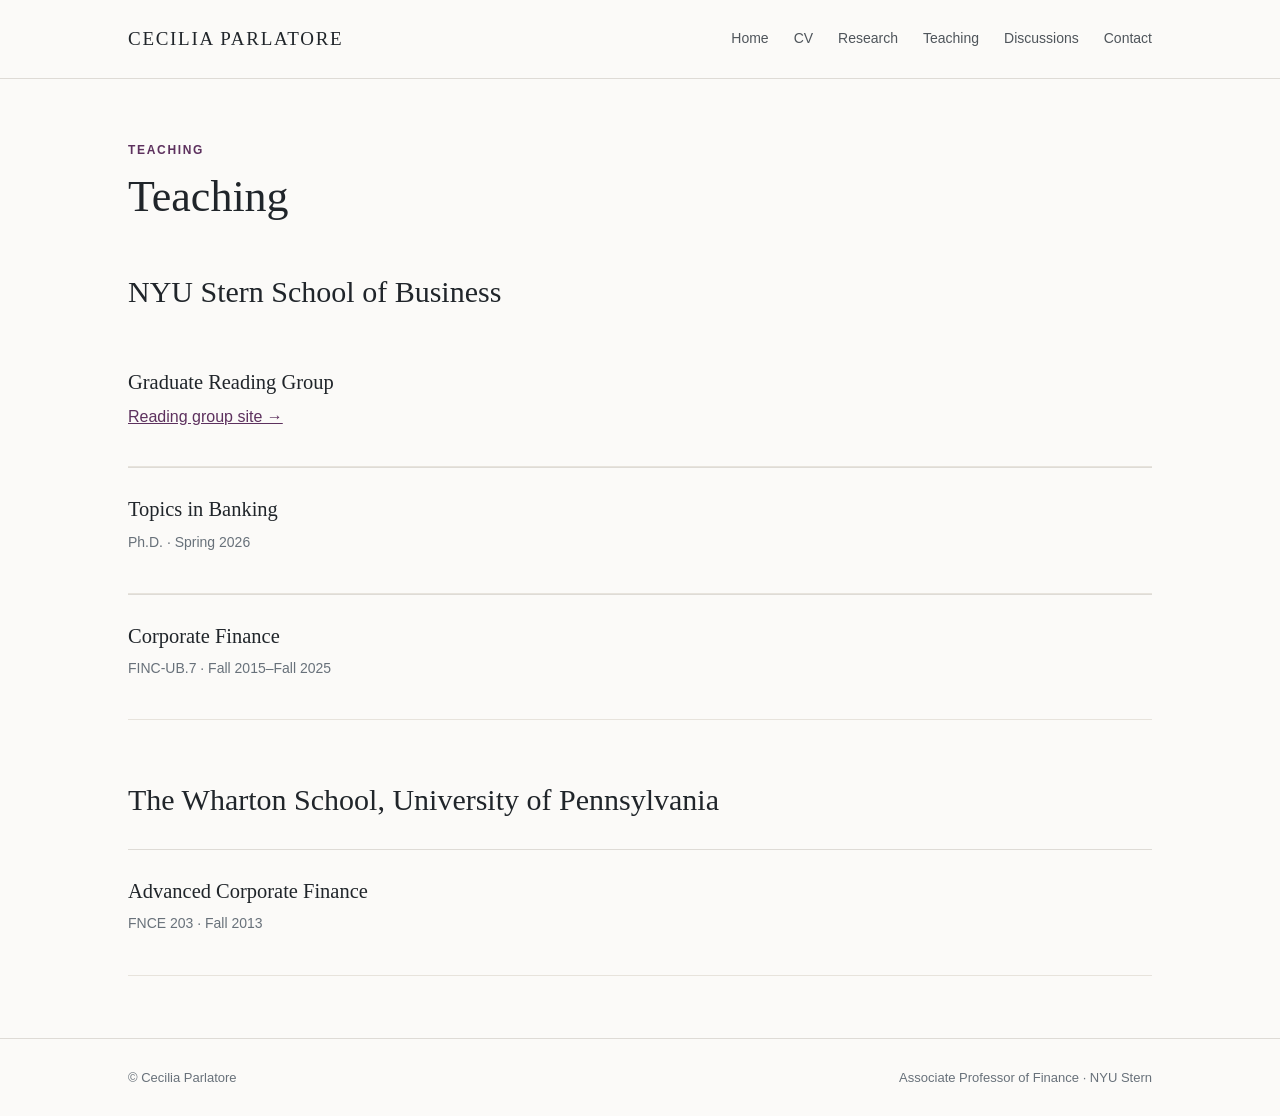
<file: teaching.html>
<!doctype html><html lang="en"><head><meta charset="utf-8"><meta name="viewport" content="width=device-width,initial-scale=1"><title>Teaching · Cecilia Parlatore</title><meta name="description" content="Cecilia Parlatore, Associate Professor of Finance at NYU Stern."><link rel="stylesheet" href="styles.css"></head><body><header class="site-header"><div class="wrap nav"><a class="brand" href="index.html">CECILIA PARLATORE</a><button class="menu" aria-label="Toggle navigation" onclick="document.body.classList.toggle('nav-open')">Menu</button><nav><a href="index.html">Home</a><a href="cv.html">CV</a><a href="research.html">Research</a><a href="teaching.html">Teaching</a><a href="discussions.html">Discussions</a><a href="contact.html">Contact</a></nav></div></header><main><section class="section"><div class="wrap"><div class="eyebrow">Teaching</div><h1>Teaching</h1><h2>NYU Stern School of Business</h2><article class="paper"><h3>Graduate Reading Group</h3><p><a href="https://sites.google.com/">Reading group site →</a></p></article><article class="paper"><h3>Topics in Banking</h3><div class="meta">Ph.D. · Spring 2026</div></article><article class="paper"><h3>Corporate Finance</h3><div class="meta">FINC-UB.7 · Fall 2015–Fall 2025</div></article><h2 style="margin-top:55px">The Wharton School, University of Pennsylvania</h2><article class="paper"><h3>Advanced Corporate Finance</h3><div class="meta">FNCE 203 · Fall 2013</div></article></div></section></main><footer><div class="wrap footer-grid"><span>© Cecilia Parlatore</span><span>Associate Professor of Finance · NYU Stern</span></div></footer><!-- Default Statcounter code for My NYU page https://ceciliaparlatore.com/ -->
<script type="text/javascript">var sc_project=13359070;var sc_invisible=1;var sc_security="db4e52e2";</script>
<script type="text/javascript" src="https://www.statcounter.com/counter/counter.js" async></script>
<noscript><div class="statcounter"><a title="free hit counter" href="https://statcounter.com/" target="_blank"><img class="statcounter" src="https://c.statcounter.com/13359070/0/db4e52e2/1/" alt="free hit counter" referrerpolicy="no-referrer-when-downgrade"></a></div></noscript>
<!-- End of Statcounter Code -->
</body></html>
</file>
<file: styles.css>
:root{--ink:#20252a;--muted:#68717a;--paper:#fbfaf8;--line:#dedbd6;--accent:#5d315e;--soft:#f1edf1;--max:1080px}*{box-sizing:border-box}html{scroll-behavior:smooth}body{margin:0;background:var(--paper);color:var(--ink);font-family:Inter,ui-sans-serif,-apple-system,BlinkMacSystemFont,"Segoe UI",sans-serif;line-height:1.65}.wrap{max-width:var(--max);margin:auto;padding:0 28px}.site-header{position:sticky;top:0;z-index:5;background:rgba(251,250,248,.94);backdrop-filter:blur(12px);border-bottom:1px solid var(--line)}.nav{min-height:78px;display:flex;align-items:center;justify-content:space-between;gap:30px}.brand{font-family:Georgia,serif;font-size:19px;letter-spacing:.09em;color:var(--ink);text-decoration:none}.nav nav{display:flex;gap:25px}.nav nav a{font-size:14px;color:#4f555b;text-decoration:none}.nav nav a:hover,.text-link,a{color:var(--accent)}.menu{display:none;background:none;border:1px solid var(--line);padding:7px 10px;border-radius:4px}.hero{padding:92px 0 74px;border-bottom:1px solid var(--line)}.eyebrow{text-transform:uppercase;letter-spacing:.14em;font-size:12px;color:var(--accent);font-weight:700}.hero h1{font-family:Georgia,serif;font-size:clamp(46px,7vw,76px);font-weight:400;line-height:1.05;margin:12px 0 18px}.dek{font-family:Georgia,serif;font-size:24px;line-height:1.45;max-width:760px;color:#42484e}.actions{display:flex;gap:12px;margin-top:30px;flex-wrap:wrap}.button{display:inline-block;text-decoration:none;border:1px solid var(--accent);padding:10px 16px;border-radius:3px;font-size:14px}.button.primary{background:var(--accent);color:white}.section{padding:62px 0}.section h1,.section h2{font-family:Georgia,serif;font-weight:400}.section h1{font-size:44px;margin:0 0 34px}.section h2{font-size:30px;margin:0 0 24px}.two-col{display:grid;grid-template-columns:1.35fr .65fr;gap:70px}.side-card{border-top:2px solid var(--accent);padding-top:18px}.side-card p{margin:.35em 0}.label{font-size:12px;text-transform:uppercase;letter-spacing:.1em;color:var(--muted);font-weight:700}.paper{padding:26px 0;border-top:1px solid var(--line)}.paper:first-of-type{border-top:0}.paper h3{font-family:Georgia,serif;font-size:23px;font-weight:400;margin:0 0 5px;line-height:1.3}.meta{color:var(--muted);font-size:14px;margin-bottom:11px}.paper p{max-width:880px;margin:8px 0}.tag{display:inline-block;background:var(--soft);padding:3px 8px;border-radius:12px;font-size:12px;color:var(--accent);margin-left:6px}.pub-list .paper h3{font-size:20px}.compact{padding:18px 0}.year{font-variant-numeric:tabular-nums;color:var(--muted);min-width:54px}.discussion{display:grid;grid-template-columns:70px 1fr;gap:15px;padding:18px 0;border-top:1px solid var(--line)}.discussion h3{font-size:17px;margin:0;font-weight:600}.discussion p{margin:3px 0;color:var(--muted);font-size:14px}.cv-grid{display:grid;grid-template-columns:210px 1fr;gap:22px 42px}.cv-grid h2{font-size:18px;margin:0}.cv-grid p{margin:0 0 8px}.notice{background:var(--soft);border-left:3px solid var(--accent);padding:15px 18px;margin:24px 0}footer{border-top:1px solid var(--line);padding:28px 0;color:var(--muted);font-size:13px}.footer-grid{display:flex;justify-content:space-between;gap:20px}@media(max-width:760px){.menu{display:block}.nav nav{display:none;position:absolute;top:78px;left:0;right:0;background:var(--paper);padding:20px 28px;border-bottom:1px solid var(--line);flex-direction:column}.nav-open .nav nav{display:flex}.hero{padding:60px 0}.two-col,.cv-grid{grid-template-columns:1fr;gap:25px}.section{padding:45px 0}.footer-grid{flex-direction:column}.discussion{grid-template-columns:55px 1fr}}

/* v2 */
.hero-grid{display:grid;grid-template-columns:minmax(0,1.45fr) minmax(220px,.55fr);gap:64px;align-items:center}
.profile-photo{width:100%;max-width:330px;aspect-ratio:1/1;object-fit:cover;border-radius:2px;box-shadow:0 16px 40px rgba(20,20,20,.12)}
.paper{padding:28px 0;border-bottom:1px solid #e7e3dc}
.paper h3{margin:0 0 8px;font-size:1.28rem;line-height:1.3}
.paper-title{color:inherit;text-decoration:none}.paper-title:hover{text-decoration:underline;text-underline-offset:4px}
.paper-links{display:flex;gap:10px;flex-wrap:wrap;margin:12px 0 0;align-items:center}
.paper-links a,.abstract-toggle{font:inherit;font-size:.88rem;font-weight:650;letter-spacing:.01em;color:var(--accent,#4f315f);background:none;border:0;padding:0;cursor:pointer;text-decoration:none}
.paper-links a:hover,.abstract-toggle:hover{text-decoration:underline;text-underline-offset:3px}
.paper-links .sep{color:#b5afa6}.abstract{margin-top:16px;max-width:860px;color:#37342f;line-height:1.68}.abstract[hidden]{display:none}.paper-note{font-size:.9rem;font-style:italic;margin-top:12px;color:#686158}
@media(max-width:760px){.hero-grid{grid-template-columns:1fr;gap:28px}.profile-photo{max-width:250px;order:-1}.paper{padding:23px 0}}

/* v2.3 homepage */
.home-section{padding:58px 0 72px}.home-layout{display:grid;grid-template-columns:320px minmax(0,1fr);gap:64px;align-items:start}.home-sidebar{padding-right:38px;border-right:1px solid var(--line)}.home-photo{display:block;width:100%;aspect-ratio:3/4;object-fit:cover;object-position:center 35%;margin:0 0 24px}.home-sidebar h1{font-family:Georgia,serif;font-size:31px;line-height:1.15;font-weight:400;margin:0 0 8px}.home-title{font-family:Georgia,serif;color:#525b70;font-size:18px;line-height:1.45}.sidebar-rule{width:72px;border-top:2px solid var(--accent);margin:24px 0}.home-sidebar p{color:#525b70}.sidebar-links{display:flex;flex-direction:column;gap:10px;margin-top:22px}.sidebar-links a{text-decoration:none}.home-main{padding-top:2px}.home-main section{margin:0 0 54px}.home-main h2{font-family:Georgia,serif;font-size:38px;font-weight:400;line-height:1.15;margin:0 0 28px;color:#171d48}.home-main h2:after{content:"";display:block;width:58px;border-top:2px solid #7763b0;margin-top:16px}.home-main p{font-family:Georgia,serif;font-size:19px;line-height:1.62;color:#525b70;max-width:760px}.home-main a{font-family:Georgia,serif}@media(max-width:760px){.home-section{padding:34px 0 52px}.home-layout{grid-template-columns:1fr;gap:40px}.home-sidebar{padding-right:0;border-right:0;border-bottom:1px solid var(--line);padding-bottom:35px}.home-photo{width:220px}.home-main h2{font-size:32px}.home-main p{font-size:17px}}
</file>
